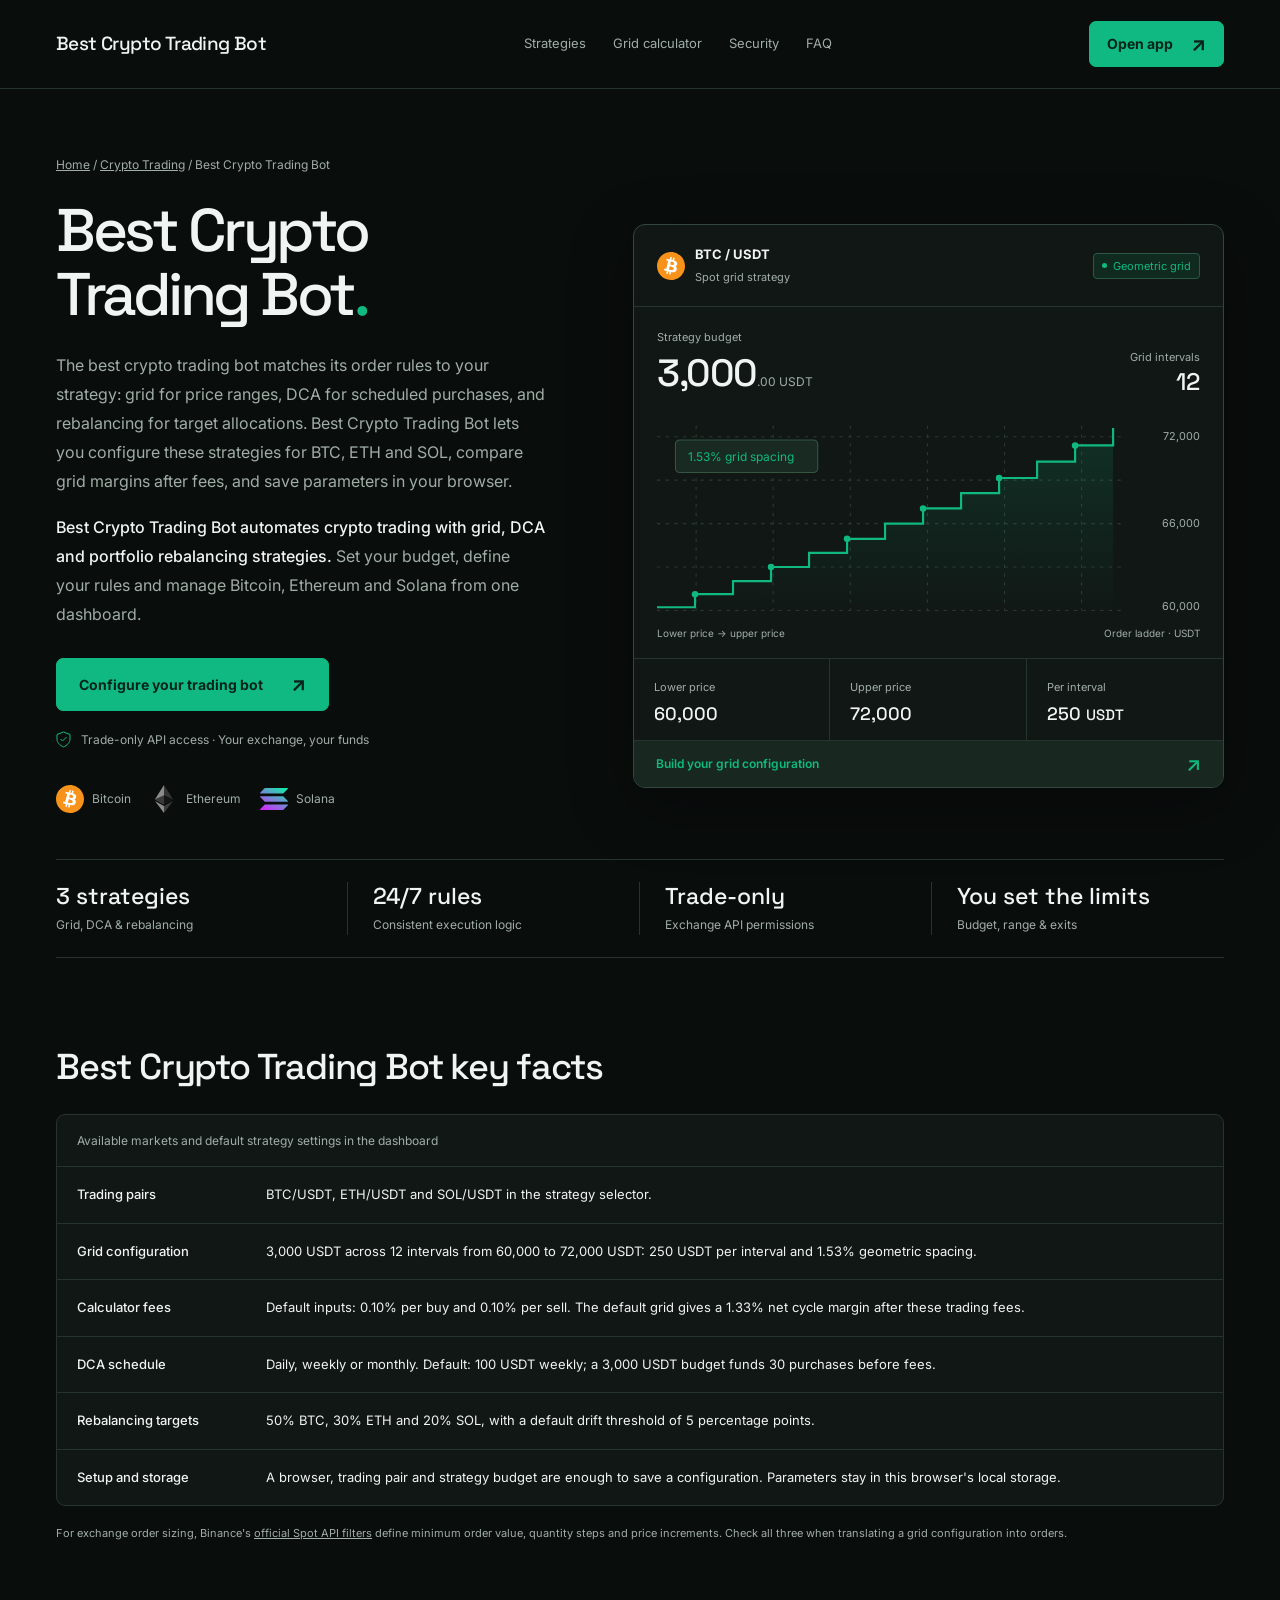
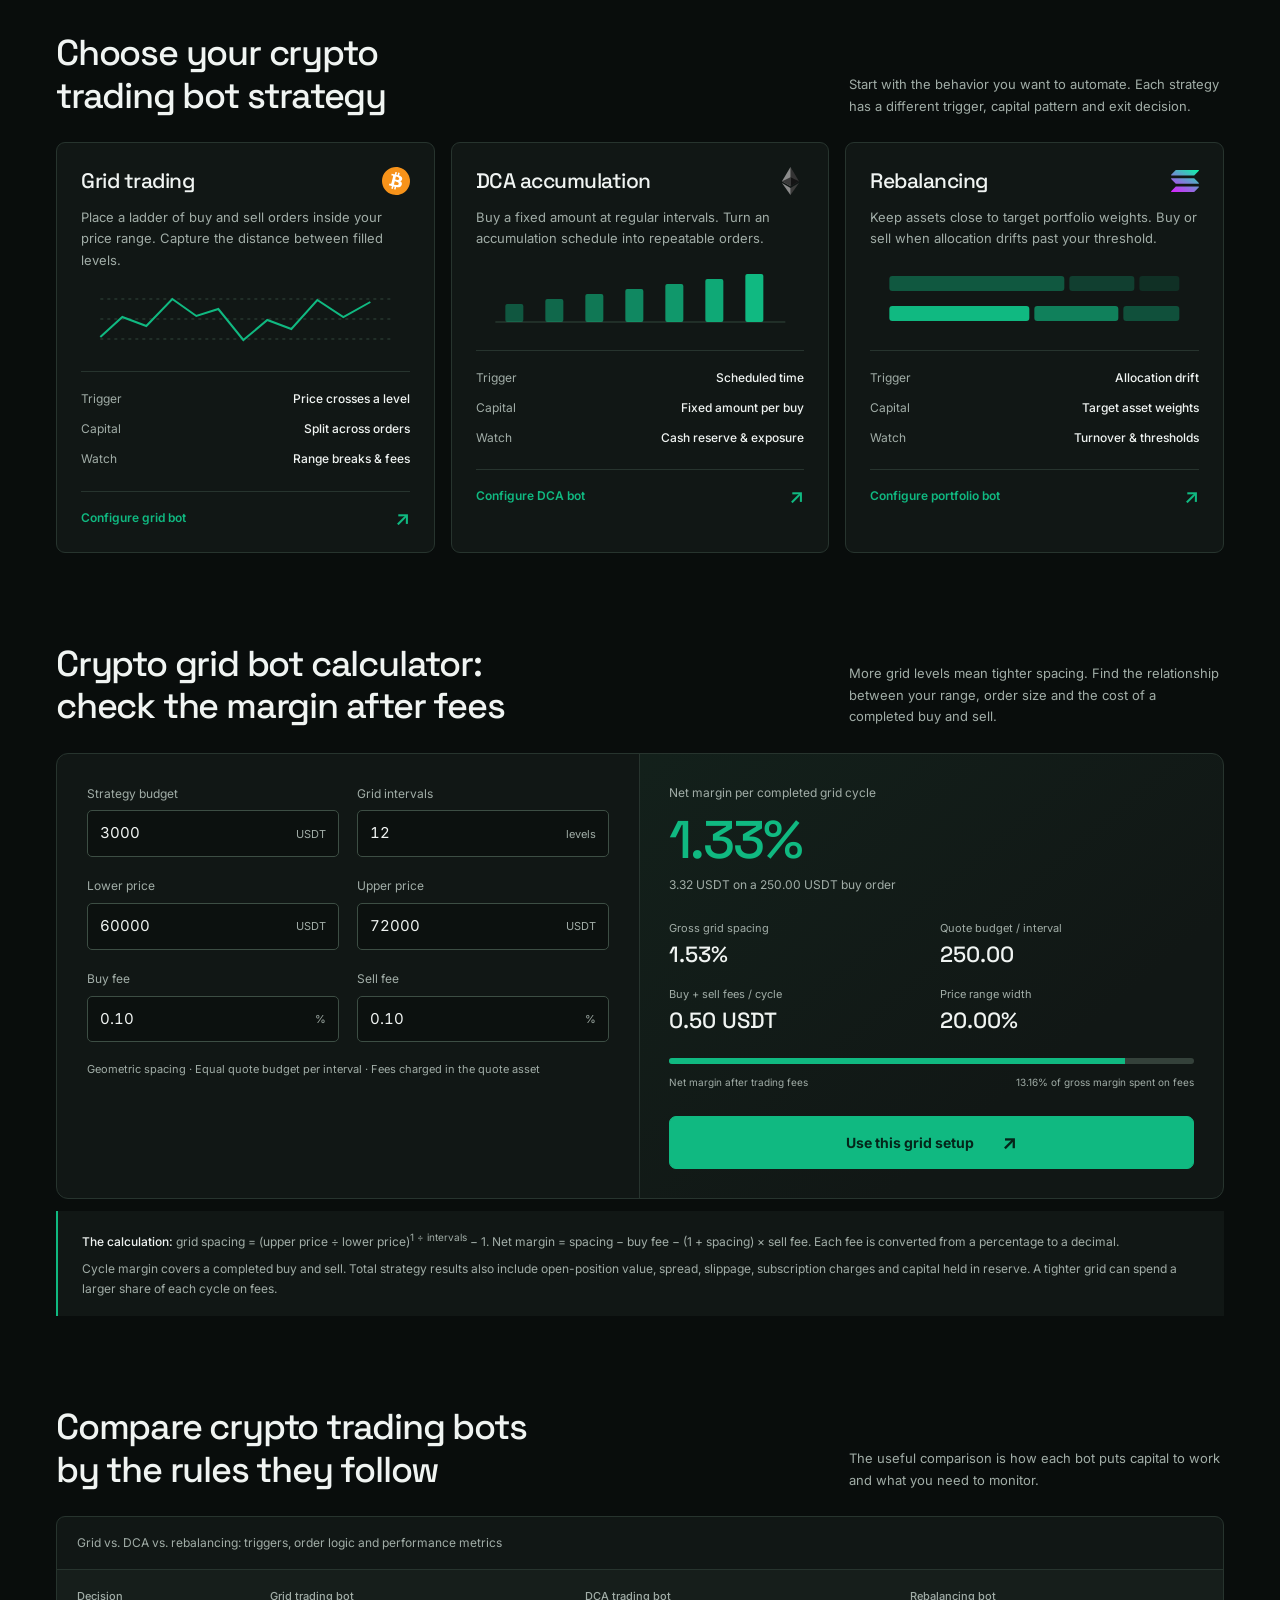
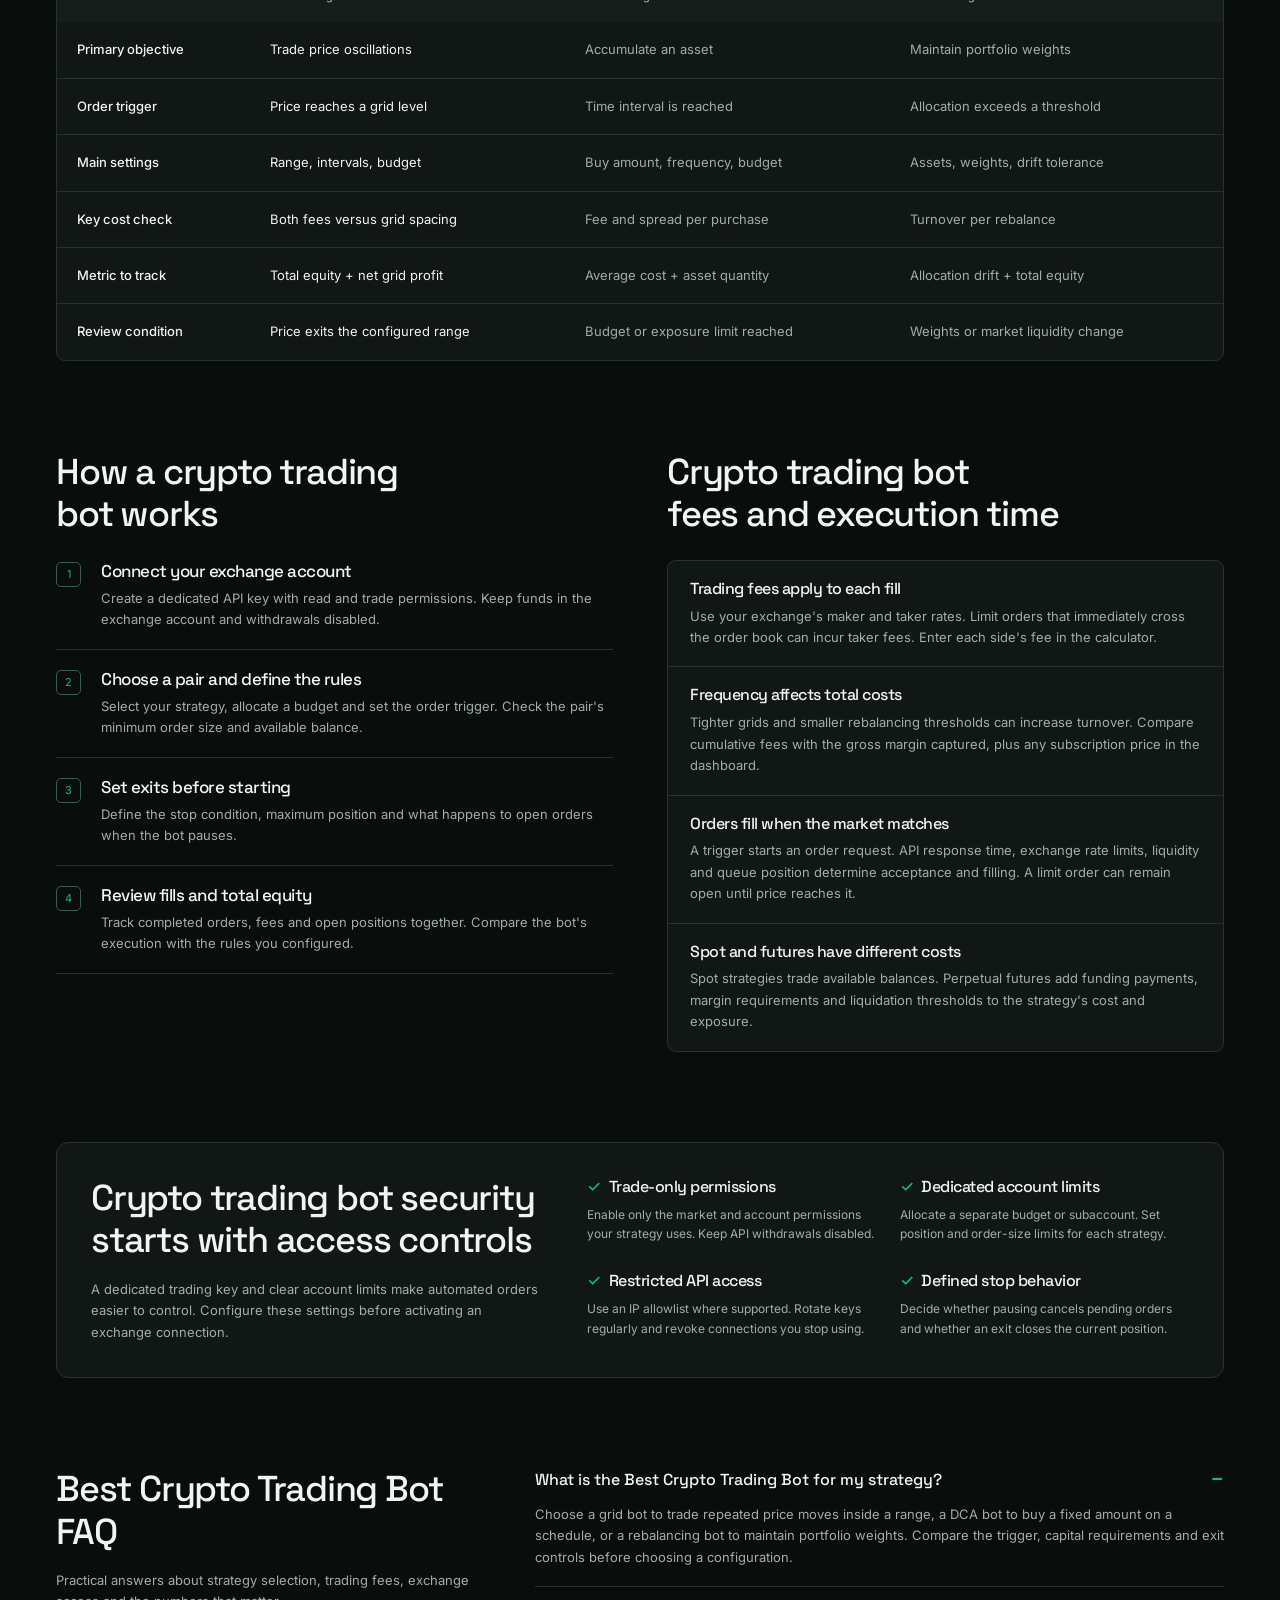
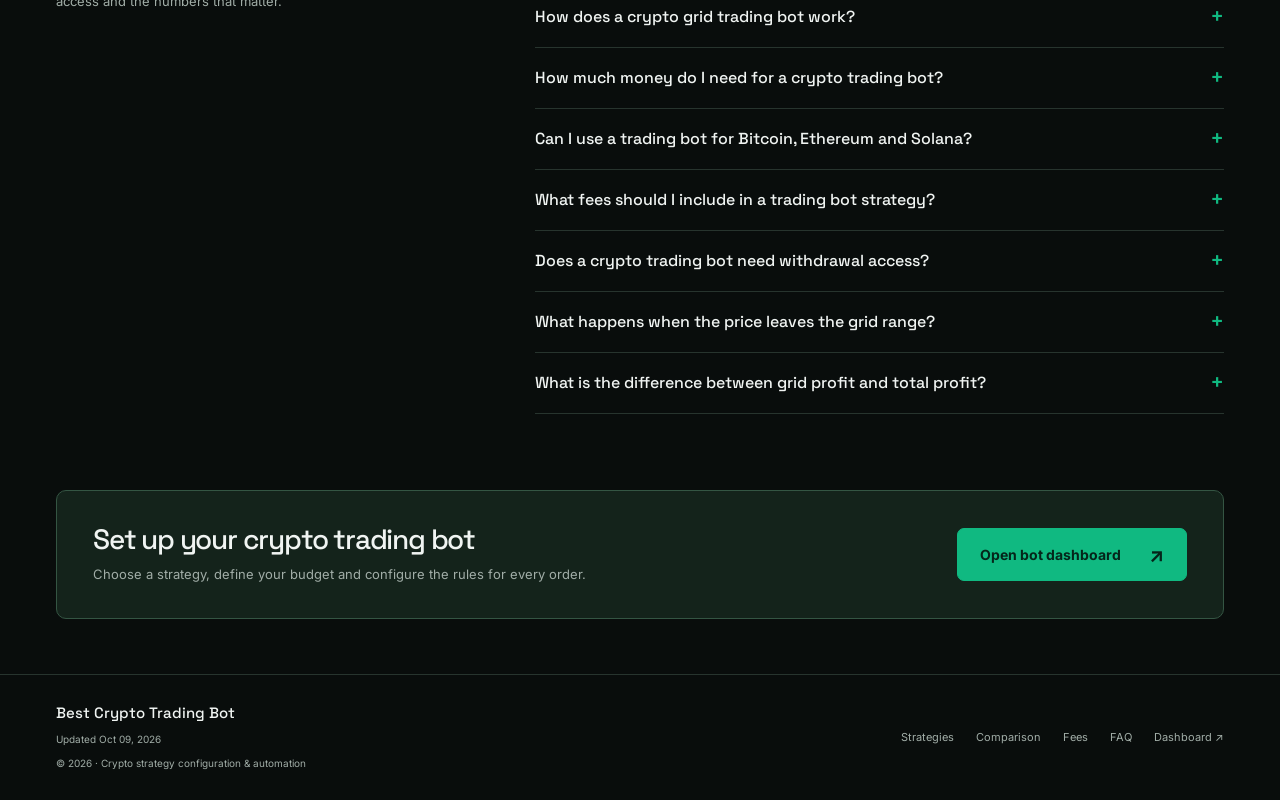
<file: index.html>
<!doctype html>
<html lang="en">
<head>
<meta charset="utf-8">
<meta name="viewport" content="width=device-width, initial-scale=1">
<title>Best Crypto Trading Bot | Grid, DCA &amp; Fee Calculator</title>
<meta name="description" content="Best Crypto Trading Bot for Bitcoin, Ethereum and Solana. Compare grid, DCA and rebalancing strategies, calculate trading fees and configure your bot.">
<meta name="robots" content="index,follow,max-image-preview:large">
<link rel="canonical" href="https://best-crypto-trading-bot.github.io/">
<meta property="og:type" content="website">
<meta property="og:site_name" content="Best Crypto Trading Bot">
<meta property="og:title" content="Best Crypto Trading Bot | Grid, DCA &amp; Fee Calculator">
<meta property="og:description" content="Best Crypto Trading Bot for Bitcoin, Ethereum and Solana. Compare grid, DCA and rebalancing strategies, calculate trading fees and configure your bot.">
<meta property="og:url" content="https://best-crypto-trading-bot.github.io/">
<meta property="og:image" content="https://best-crypto-trading-bot.github.io/og.png">
<meta property="og:image:width" content="1200">
<meta property="og:image:height" content="630">
<meta property="og:image:alt" content="Best Crypto Trading Bot dashboard with a Bitcoin grid order ladder and strategy metrics">
<meta property="og:locale" content="en_US">
<meta name="twitter:card" content="summary_large_image">
<meta name="twitter:title" content="Best Crypto Trading Bot | Grid, DCA &amp; Fee Calculator">
<meta name="twitter:description" content="Best Crypto Trading Bot for Bitcoin, Ethereum and Solana. Compare grid, DCA and rebalancing strategies, calculate trading fees and configure your bot.">
<meta name="twitter:image" content="https://best-crypto-trading-bot.github.io/og.png">
<meta name="theme-color" content="#090D0C">
<meta name="twitter:url" content="https://best-crypto-trading-bot.github.io/">
<meta name="twitter:image:alt" content="Best Crypto Trading Bot strategy dashboard">
<link rel="icon" href="favicon.svg" type="image/svg+xml">
<link rel="apple-touch-icon" href="apple-touch-icon.png">
<link rel="preconnect" href="https://fonts.googleapis.com">
<link rel="preconnect" href="https://fonts.gstatic.com" crossorigin>
<link rel="stylesheet" href="https://fonts.googleapis.com/css2?family=Inter:wght@400;500;600;700&family=Space+Grotesk:wght@500;700&display=swap">
<link rel="stylesheet" href="assets/site.css">
<script type="application/ld+json">{"@context": "https://schema.org", "@graph": [{"@type": "WebSite", "@id": "https://best-crypto-trading-bot.github.io/#website", "url": "https://best-crypto-trading-bot.github.io/", "name": "Best Crypto Trading Bot", "inLanguage": "en"}, {"@type": "WebPage", "@id": "https://best-crypto-trading-bot.github.io/#webpage", "url": "https://best-crypto-trading-bot.github.io/", "name": "Best Crypto Trading Bot", "description": "Best Crypto Trading Bot for Bitcoin, Ethereum and Solana. Compare grid, DCA and rebalancing strategies, calculate trading fees and configure your bot.", "isPartOf": {"@id": "https://best-crypto-trading-bot.github.io/#website"}, "about": {"@id": "https://best-crypto-trading-bot.github.io/#application"}, "breadcrumb": {"@id": "https://best-crypto-trading-bot.github.io/#breadcrumb"}, "mainEntity": {"@id": "https://best-crypto-trading-bot.github.io/#application"}, "primaryImageOfPage": {"@type": "ImageObject", "url": "https://best-crypto-trading-bot.github.io/og.png", "width": 1200, "height": 630}, "inLanguage": "en", "datePublished": "2026-10-09", "dateModified": "2026-10-09"}, {"@type": "SoftwareApplication", "@id": "https://best-crypto-trading-bot.github.io/#application", "name": "Best Crypto Trading Bot", "url": "https://best-crypto-trading-bot.github.io/dashboard/", "applicationCategory": "FinanceApplication", "operatingSystem": "Web", "description": "Configure crypto grid, DCA and portfolio rebalancing strategies. Compare order spacing, capital per order and trading fees.", "featureList": ["Grid strategy configuration", "DCA strategy configuration", "Portfolio rebalancing comparison", "Grid spacing and trading fee calculator"], "image": "https://best-crypto-trading-bot.github.io/og.png"}, {"@type": "BreadcrumbList", "@id": "https://best-crypto-trading-bot.github.io/#breadcrumb", "itemListElement": [{"@type": "ListItem", "position": 1, "name": "Home", "item": "https://best-crypto-trading-bot.github.io/"}, {"@type": "ListItem", "position": 2, "name": "Crypto Trading", "item": "https://best-crypto-trading-bot.github.io/dashboard/"}, {"@type": "ListItem", "position": 3, "name": "Best Crypto Trading Bot", "item": "https://best-crypto-trading-bot.github.io/"}]}, {"@type": "FAQPage", "@id": "https://best-crypto-trading-bot.github.io/#faq", "isPartOf": {"@id": "https://best-crypto-trading-bot.github.io/#webpage"}, "mainEntity": [{"@type": "Question", "name": "What is the Best Crypto Trading Bot for my strategy?", "acceptedAnswer": {"@type": "Answer", "text": "Choose a grid bot to trade repeated price moves inside a range, a DCA bot to buy a fixed amount on a schedule, or a rebalancing bot to maintain portfolio weights. Compare the trigger, capital requirements and exit controls before choosing a configuration."}}, {"@type": "Question", "name": "How does a crypto grid trading bot work?", "acceptedAnswer": {"@type": "Answer", "text": "A grid bot splits a price range into levels. It places buy orders at lower levels and sell orders at higher levels, then replaces filled orders according to the grid rules. A geometric grid uses the same percentage distance between adjacent levels. Trading fees reduce the margin on each completed pair of orders."}}, {"@type": "Question", "name": "How much money do I need for a crypto trading bot?", "acceptedAnswer": {"@type": "Answer", "text": "The minimum budget depends on the exchange minimum order size and the number of funded orders. At $10 per order, 12 equally funded orders need at least $120 before fees and reserves. Check minimum quantity, price precision and the required base and quote balances for your selected pair."}}, {"@type": "Question", "name": "Can I use a trading bot for Bitcoin, Ethereum and Solana?", "acceptedAnswer": {"@type": "Answer", "text": "Use BTC, ETH or SOL trading pairs available on your connected exchange. Select a quote asset such as USDT or USDC, then set a separate budget and rules for each pair. Liquidity, order minimums and fee tiers differ by market."}}, {"@type": "Question", "name": "What fees should I include in a trading bot strategy?", "acceptedAnswer": {"@type": "Answer", "text": "Include the maker or taker fee on both the buy and sell, the bid-ask spread, slippage and any bot subscription charge. A 0.10% buy fee and a 0.10% sell fee cost about 0.20% across a round trip relative to the initial order value. Funding payments also apply to perpetual futures positions."}}, {"@type": "Question", "name": "Does a crypto trading bot need withdrawal access?", "acceptedAnswer": {"@type": "Answer", "text": "Use an exchange API key with read and trade permissions, and keep withdrawals disabled. Restrict the key to the required account, apply an IP allowlist when supported, and revoke unused keys from the exchange settings."}}, {"@type": "Question", "name": "What happens when the price leaves the grid range?", "acceptedAnswer": {"@type": "Answer", "text": "A fixed grid has no additional levels outside its boundaries. Below the lower limit, the position becomes more concentrated in the base asset; above the upper limit, it becomes more concentrated in the quote asset. Set a stop condition and review whether to pause, close or adjust the range."}}, {"@type": "Question", "name": "What is the difference between grid profit and total profit?", "acceptedAnswer": {"@type": "Answer", "text": "Grid profit measures completed buy and sell cycles after their trading fees. Total profit also includes the changing value of open positions and other costs. Review realized profit, unrealized profit and total equity together when evaluating a bot."}}]}]}</script>
</head>
<body>
<a class="c75a81c" href="#main">Skip to content</a>
<header class="c09c0b2"><div class="c7df9c0">
<span class="c298ac3">Best Crypto Trading Bot</span>
<nav aria-label="Primary"><a href="#strategies">Strategies</a><a href="#calculator">Grid calculator</a><a href="#security">Security</a><a href="#faq">FAQ</a></nav>
<a class="ca0c83a c9da520" href="dashboard/">Open app <span class="c0612c7" aria-hidden="true">↗</span></a>
</div></header>
<main id="main">
<section class="c00a5ae"><div class="c7df9c0">
<nav aria-label="Breadcrumb" class="ce5b0c7" style="margin-bottom:24px"><a href="/">Home</a> <span aria-hidden="true">/</span> <a href="dashboard/">Crypto Trading</a> <span aria-hidden="true">/</span> <span aria-current="page">Best Crypto Trading Bot</span></nav>
<div class="c872905"><div>
<h1>Best Crypto<br> Trading Bot<span>.</span></h1>
<p class="ce888c4" style="margin-bottom:18px">The best crypto trading bot matches its order rules to your strategy: grid for price ranges, DCA for scheduled purchases, and rebalancing for target allocations. Best Crypto Trading Bot lets you configure these strategies for BTC, ETH and SOL, compare grid margins after fees, and save parameters in your browser.</p>
<p class="ce888c4"><strong>Best Crypto Trading Bot automates crypto trading with grid, DCA and portfolio rebalancing strategies.</strong> Set your budget, define your rules and manage Bitcoin, Ethereum and Solana from one dashboard.</p>
<div class="c322928"><a class="ca0c83a" href="dashboard/">Configure your trading bot <span class="c0612c7" aria-hidden="true">↗</span></a></div>
<div class="c3384b2"><svg width="15" height="17" viewBox="0 0 15 17" fill="none" aria-hidden="true"><path d="M7.5 1 14 3.5V8c0 3.6-3 6.4-6.5 8C4 14.4 1 11.6 1 8V3.5Z" stroke="currentColor"/><path d="m4.5 8 2 2 4-4" stroke="currentColor"/></svg>Trade-only API access · Your exchange, your funds</div>
<div class="c65b87c" aria-label="Crypto assets"><span class="cc82736"><img src="assets/tokens/btc.svg" width="28" height="28" alt="Bitcoin">Bitcoin</span><span class="cc82736"><img src="assets/tokens/eth.svg" width="28" height="28" alt="Ethereum">Ethereum</span><span class="cc82736"><img src="assets/tokens/sol.svg" width="28" height="28" alt="Solana">Solana</span></div>
</div>
<a class="cae7839" href="dashboard/" aria-label="Open the Best Crypto Trading Bot grid configuration dashboard">
<div class="cff0df2"><div class="c78e2c7"><img src="assets/tokens/btc.svg" width="28" height="28" alt="Bitcoin"><div><strong>BTC / USDT</strong><small>Spot grid strategy</small></div></div><span class="c36151b">Geometric grid</span></div>
<div class="ca2cac3"><div><div class="cf2e44d">Strategy budget</div><div class="c68e435">3,000<small>.00 USDT</small></div></div><div class="c9bb9d6">Grid intervals<b>12</b></div></div>
<div class="c6b9a2b"><svg width="500" height="186" viewBox="0 0 500 186" role="img" aria-labelledby="ladder-title ladder-desc"><title id="ladder-title">Best Crypto Trading Bot geometric order ladder</title><desc id="ladder-desc">Twelve equal percentage intervals between a lower price of 60,000 and an upper price of 72,000 USDT, with 1.53 percent spacing.</desc><defs><linearGradient id="ladder-fill" x1="0" y1="0" x2="0" y2="1"><stop stop-color="#10B981" stop-opacity=".16"/><stop offset="1" stop-color="#10B981" stop-opacity="0"/></linearGradient></defs><g stroke="#2a3931" stroke-width="1" stroke-dasharray="3 5"><path d="M0 20H430M0 60H430M0 100H430M0 140H430M0 180H430"/><path d="M36 10V180M107 10V180M178 10V180M249 10V180M320 10V180M391 10V180"/></g><path d="M0 177H35V165H70V153H105V140H140V127H175V114H210V100H245V86H280V72H315V58H350V43H385V28H420V12V186H0Z" fill="url(#ladder-fill)"/><path d="M0 177H35V165H70V153H105V140H140V127H175V114H210V100H245V86H280V72H315V58H350V43H385V28H420V12" stroke="#10B981" stroke-width="2" fill="none"/><g fill="#10B981"><circle cx="35" cy="165" r="3"/><circle cx="105" cy="140" r="3"/><circle cx="175" cy="114" r="3"/><circle cx="245" cy="86" r="3"/><circle cx="315" cy="58" r="3"/><circle cx="385" cy="28" r="3"/></g><g fill="#a1ada7" font-family="Inter, sans-serif" font-size="10" text-anchor="end"><text x="500" y="23">72,000</text><text x="500" y="103">66,000</text><text x="500" y="180">60,000</text></g><rect x="17" y="23" width="131" height="30" rx="4" fill="#182a21" stroke="#335742"/><text x="29" y="42" fill="#10B981" font-family="Inter, sans-serif" font-size="11">1.53% grid spacing</text></svg><div class="ce8b589"><span>Lower price → upper price</span><span>Order ladder · USDT</span></div></div>
<div class="cb11e89"><div><span class="cf2e44d">Lower price</span><b>60,000</b></div><div><span class="cf2e44d">Upper price</span><b>72,000</b></div><div><span class="cf2e44d">Per interval</span><b>250 <small>USDT</small></b></div></div>
<div class="c7b31fc">Build your grid configuration <span class="c0612c7" aria-hidden="true">↗</span></div>
</a></div>
<ul class="c16342b"><li><b>3 strategies</b>Grid, DCA &amp; rebalancing</li><li><b>24/7 rules</b>Consistent execution logic</li><li><b>Trade-only</b>Exchange API permissions</li><li><b>You set the limits</b>Budget, range &amp; exits</li></ul>
</div></section>
<section class="c23045d" id="key-facts" aria-labelledby="key-facts-title"><div class="c7df9c0">
<div class="c4bc8ab"><h2 id="key-facts-title">Best Crypto Trading Bot key facts</h2></div>
<div class="c769b8d"><table style="min-width:0">
<caption>Available markets and default strategy settings in the dashboard</caption>
<tbody>
<tr><th scope="row" style="white-space:normal">Trading pairs</th><td>BTC/USDT, ETH/USDT and SOL/USDT in the strategy selector.</td></tr>
<tr><th scope="row" style="white-space:normal">Grid configuration</th><td>3,000 USDT across 12 intervals from 60,000 to 72,000 USDT: 250 USDT per interval and 1.53% geometric spacing.</td></tr>
<tr><th scope="row" style="white-space:normal">Calculator fees</th><td>Default inputs: 0.10% per buy and 0.10% per sell. The default grid gives a 1.33% net cycle margin after these trading fees.</td></tr>
<tr><th scope="row" style="white-space:normal">DCA schedule</th><td>Daily, weekly or monthly. Default: 100 USDT weekly; a 3,000 USDT budget funds 30 purchases before fees.</td></tr>
<tr><th scope="row" style="white-space:normal">Rebalancing targets</th><td>50% BTC, 30% ETH and 20% SOL, with a default drift threshold of 5 percentage points.</td></tr>
<tr><th scope="row" style="white-space:normal">Setup and storage</th><td>A browser, trading pair and strategy budget are enough to save a configuration. Parameters stay in this browser's local storage.</td></tr>
</tbody></table></div>
<p class="caab7fe">For exchange order sizing, Binance's <a href="https://developers.binance.com/en/docs/products/spot/filters" rel="nofollow noopener" target="_blank">official Spot API filters</a> define minimum order value, quantity steps and price increments. Check all three when translating a grid configuration into orders.</p>
</div></section>
<section class="c23045d" id="strategies"><div class="c7df9c0">
<div class="c4bc8ab"><h2>Choose your crypto<br>trading bot strategy</h2><p>Start with the behavior you want to automate. Each strategy has a different trigger, capital pattern and exit decision.</p></div>
<div class="ca58616">
<article class="c327d20"><div class="cec4bb1"><h3>Grid trading</h3><img src="assets/tokens/btc.svg" width="28" height="28" alt="Bitcoin" loading="lazy"></div><p>Place a ladder of buy and sell orders inside your price range. Capture the distance between filled levels.</p><div class="c8459f0" aria-hidden="true"><svg width="290" height="65" viewBox="0 0 290 65"><g stroke="#30463a" stroke-dasharray="3 4"><path d="M0 10H290M0 30H290M0 50H290"/></g><path d="m0 48 22-20 24 9 26-27 24 17 22-7 25 31 24-20 24 9 26-29 26 17 27-15" fill="none" stroke="#10B981" stroke-width="2"/></svg></div><dl><div><dt>Trigger</dt><dd>Price crosses a level</dd></div><div><dt>Capital</dt><dd>Split across orders</dd></div><div><dt>Watch</dt><dd>Range breaks &amp; fees</dd></div></dl><a class="ca113a9" href="dashboard/" data-strategy="grid">Configure grid bot <span class="c0612c7" aria-hidden="true">↗</span></a></article>
<article class="c327d20"><div class="cec4bb1"><h3>DCA accumulation</h3><img src="assets/tokens/eth.svg" width="28" height="28" alt="Ethereum" loading="lazy"></div><p>Buy a fixed amount at regular intervals. Turn an accumulation schedule into repeatable orders.</p><div class="c8459f0" aria-hidden="true"><svg width="290" height="65" viewBox="0 0 290 65"><path d="M0 55H290" stroke="#30463a"/><g fill="#10B981"><rect x="10" y="37" width="18" height="18" rx="2" opacity=".4"/><rect x="50" y="32" width="18" height="23" rx="2" opacity=".5"/><rect x="90" y="27" width="18" height="28" rx="2" opacity=".6"/><rect x="130" y="22" width="18" height="33" rx="2" opacity=".7"/><rect x="170" y="17" width="18" height="38" rx="2" opacity=".8"/><rect x="210" y="12" width="18" height="43" rx="2" opacity=".9"/><rect x="250" y="7" width="18" height="48" rx="2"/></g></svg></div><dl><div><dt>Trigger</dt><dd>Scheduled time</dd></div><div><dt>Capital</dt><dd>Fixed amount per buy</dd></div><div><dt>Watch</dt><dd>Cash reserve &amp; exposure</dd></div></dl><a class="ca113a9" href="dashboard/" data-strategy="dca">Configure DCA bot <span class="c0612c7" aria-hidden="true">↗</span></a></article>
<article class="c327d20"><div class="cec4bb1"><h3>Rebalancing</h3><img src="assets/tokens/sol.svg" width="28" height="28" alt="Solana" loading="lazy"></div><p>Keep assets close to target portfolio weights. Buy or sell when allocation drifts past your threshold.</p><div class="c8459f0" aria-hidden="true"><svg width="290" height="65" viewBox="0 0 290 65"><rect x="0" y="9" width="175" height="15" rx="3" fill="#10B981" opacity=".4"/><rect x="180" y="9" width="65" height="15" rx="3" fill="#10B981" opacity=".25"/><rect x="250" y="9" width="40" height="15" rx="3" fill="#10B981" opacity=".15"/><rect x="0" y="39" width="140" height="15" rx="3" fill="#10B981"/><rect x="145" y="39" width="84" height="15" rx="3" fill="#10B981" opacity=".65"/><rect x="234" y="39" width="56" height="15" rx="3" fill="#10B981" opacity=".35"/></svg></div><dl><div><dt>Trigger</dt><dd>Allocation drift</dd></div><div><dt>Capital</dt><dd>Target asset weights</dd></div><div><dt>Watch</dt><dd>Turnover &amp; thresholds</dd></div></dl><a class="ca113a9" href="dashboard/" data-strategy="rebalance">Configure portfolio bot <span class="c0612c7" aria-hidden="true">↗</span></a></article>
</div></div></section>
<section class="c23045d" id="calculator"><div class="c7df9c0">
<div class="c4bc8ab"><h2>Crypto grid bot calculator:<br>check the margin after fees</h2><p>More grid levels mean tighter spacing. Find the relationship between your range, order size and the cost of a completed buy and sell.</p></div>
<div class="c40ac43"><form class="c5cd3c1" id="grid-form" novalidate><div class="c0cedc1">
<div><label class="ccb0a74" for="budget">Strategy budget</label><div class="cb25b13"><input id="budget" name="budget" type="number" min="1" max="100000000" step="1" value="3000" required><span>USDT</span></div></div>
<div><label class="ccb0a74" for="levels">Grid intervals</label><div class="cb25b13"><input id="levels" name="levels" type="number" min="2" max="200" step="1" value="12" required><span>levels</span></div></div>
<div><label class="ccb0a74" for="lower">Lower price</label><div class="cb25b13"><input id="lower" name="lower" type="number" min="0.000001" max="1000000000" step="any" value="60000" required><span>USDT</span></div></div>
<div><label class="ccb0a74" for="upper">Upper price</label><div class="cb25b13"><input id="upper" name="upper" type="number" min="0.000001" max="1000000000" step="any" value="72000" required><span>USDT</span></div></div>
<div><label class="ccb0a74" for="buy-fee">Buy fee</label><div class="cb25b13"><input id="buy-fee" name="buyFee" type="number" min="0" max="5" step="0.01" value="0.10" required><span>%</span></div></div>
<div><label class="ccb0a74" for="sell-fee">Sell fee</label><div class="cb25b13"><input id="sell-fee" name="sellFee" type="number" min="0" max="5" step="0.01" value="0.10" required><span>%</span></div></div>
</div><p class="caab7fe">Geometric spacing · Equal quote budget per interval · Fees charged in the quote asset</p><p class="ccafceb" id="calc-error" role="alert"></p></form>
<div class="ceb8ac6" aria-live="polite" aria-atomic="true"><p class="ce5b0c7">Net margin per completed grid cycle</p><div class="c08e291" id="net-percent">1.33%</div><p class="ca79afd" id="net-caption">3.32 USDT on a 250.00 USDT buy order</p><dl class="c264348"><div><dt>Gross grid spacing</dt><dd id="spacing">1.53%</dd></div><div><dt>Quote budget / interval</dt><dd id="per-order">250.00</dd></div><div><dt>Buy + sell fees / cycle</dt><dd id="cycle-fee">0.50 USDT</dd></div><div><dt>Price range width</dt><dd id="range-width">20.00%</dd></div></dl><div class="cc07c89" aria-hidden="true"><span id="margin-bar"></span></div><div class="c467503"><span>Net margin after trading fees</span><span id="fee-share">13.16% of gross margin spent on fees</span></div><a class="ca0c83a" href="dashboard/" id="use-grid">Use this grid setup <span class="c0612c7" aria-hidden="true">↗</span></a></div></div>
<div class="c7ee3b1"><p><strong>The calculation:</strong> grid spacing = (upper price ÷ lower price)<sup>1 ÷ intervals</sup> − 1. Net margin = spacing − buy fee − (1 + spacing) × sell fee. Each fee is converted from a percentage to a decimal.</p><p>Cycle margin covers a completed buy and sell. Total strategy results also include open-position value, spread, slippage, subscription charges and capital held in reserve. A tighter grid can spend a larger share of each cycle on fees.</p></div>
</div></section>
<section class="c23045d" id="compare"><div class="c7df9c0"><div class="c4bc8ab"><h2>Compare crypto trading bots<br>by the rules they follow</h2><p>The useful comparison is how each bot puts capital to work and what you need to monitor.</p></div>
<div class="c769b8d" tabindex="0" role="region" aria-label="Trading bot strategy comparison"><table><caption>Grid vs. DCA vs. rebalancing: triggers, order logic and performance metrics</caption><thead><tr><th scope="col">Decision</th><th scope="col">Grid trading bot</th><th scope="col">DCA trading bot</th><th scope="col">Rebalancing bot</th></tr></thead><tbody>
<tr><th scope="row">Primary objective</th><td>Trade price oscillations</td><td>Accumulate an asset</td><td>Maintain portfolio weights</td></tr>
<tr><th scope="row">Order trigger</th><td>Price reaches a grid level</td><td>Time interval is reached</td><td>Allocation exceeds a threshold</td></tr>
<tr><th scope="row">Main settings</th><td>Range, intervals, budget</td><td>Buy amount, frequency, budget</td><td>Assets, weights, drift tolerance</td></tr>
<tr><th scope="row">Key cost check</th><td>Both fees versus grid spacing</td><td>Fee and spread per purchase</td><td>Turnover per rebalance</td></tr>
<tr><th scope="row">Metric to track</th><td>Total equity + net grid profit</td><td>Average cost + asset quantity</td><td>Allocation drift + total equity</td></tr>
<tr><th scope="row">Review condition</th><td>Price exits the configured range</td><td>Budget or exposure limit reached</td><td>Weights or market liquidity change</td></tr>
</tbody></table></div></div></section>
<section class="c23045d"><div class="c7df9c0 ce79c44"><div id="how"><h2>How a crypto trading<br>bot works</h2><ol class="c269f01">
<li><span class="c38549d" aria-hidden="true">1</span><div><h3>Connect your exchange account</h3><p>Create a dedicated API key with read and trade permissions. Keep funds in the exchange account and withdrawals disabled.</p></div></li>
<li><span class="c38549d" aria-hidden="true">2</span><div><h3>Choose a pair and define the rules</h3><p>Select your strategy, allocate a budget and set the order trigger. Check the pair's minimum order size and available balance.</p></div></li>
<li><span class="c38549d" aria-hidden="true">3</span><div><h3>Set exits before starting</h3><p>Define the stop condition, maximum position and what happens to open orders when the bot pauses.</p></div></li>
<li><span class="c38549d" aria-hidden="true">4</span><div><h3>Review fills and total equity</h3><p>Track completed orders, fees and open positions together. Compare the bot's execution with the rules you configured.</p></div></li>
</ol></div><div id="fees"><h2>Crypto trading bot<br>fees and execution time</h2><div class="ca72adf">
<div class="cf8de88"><h3>Trading fees apply to each fill</h3><p>Use your exchange's maker and taker rates. Limit orders that immediately cross the order book can incur taker fees. Enter each side's fee in the calculator.</p></div>
<div class="cf8de88"><h3>Frequency affects total costs</h3><p>Tighter grids and smaller rebalancing thresholds can increase turnover. Compare cumulative fees with the gross margin captured, plus any subscription price in the dashboard.</p></div>
<div class="cf8de88"><h3>Orders fill when the market matches</h3><p>A trigger starts an order request. API response time, exchange rate limits, liquidity and queue position determine acceptance and filling. A limit order can remain open until price reaches it.</p></div>
<div class="cf8de88"><h3>Spot and futures have different costs</h3><p>Spot strategies trade available balances. Perpetual futures add funding payments, margin requirements and liquidation thresholds to the strategy's cost and exposure.</p></div>
</div></div></div></section>
<section class="c23045d" id="security"><div class="c7df9c0"><div class="c8e3b5d"><div><h2>Crypto trading bot security starts with access controls</h2><p>A dedicated trading key and clear account limits make automated orders easier to control. Configure these settings before activating an exchange connection.</p></div><ul class="c035ab1">
<li><h3>Trade-only permissions</h3>Enable only the market and account permissions your strategy uses. Keep API withdrawals disabled.</li><li><h3>Dedicated account limits</h3>Allocate a separate budget or subaccount. Set position and order-size limits for each strategy.</li><li><h3>Restricted API access</h3>Use an IP allowlist where supported. Rotate keys regularly and revoke connections you stop using.</li><li><h3>Defined stop behavior</h3>Decide whether pausing cancels pending orders and whether an exit closes the current position.</li>
</ul></div></div></section>
<section class="c23045d" id="faq"><div class="c7df9c0 c654524"><div class="ce6242f"><h2>Best Crypto Trading Bot FAQ</h2><p>Practical answers about strategy selection, trading fees, exchange access and the numbers that matter.</p></div><div class="c300396">
<details open><summary>What is the Best Crypto Trading Bot for my strategy?</summary><p>Choose a grid bot to trade repeated price moves inside a range, a DCA bot to buy a fixed amount on a schedule, or a rebalancing bot to maintain portfolio weights. Compare the trigger, capital requirements and exit controls before choosing a configuration.</p></details>
<details><summary>How does a crypto grid trading bot work?</summary><p>A grid bot splits a price range into levels. It places buy orders at lower levels and sell orders at higher levels, then replaces filled orders according to the grid rules. A geometric grid uses the same percentage distance between adjacent levels. Trading fees reduce the margin on each completed pair of orders.</p></details>
<details><summary>How much money do I need for a crypto trading bot?</summary><p>The minimum budget depends on the exchange minimum order size and the number of funded orders. At $10 per order, 12 equally funded orders need at least $120 before fees and reserves. Check minimum quantity, price precision and the required base and quote balances for your selected pair.</p></details>
<details><summary>Can I use a trading bot for Bitcoin, Ethereum and Solana?</summary><p>Use BTC, ETH or SOL trading pairs available on your connected exchange. Select a quote asset such as USDT or USDC, then set a separate budget and rules for each pair. Liquidity, order minimums and fee tiers differ by market.</p></details>
<details><summary>What fees should I include in a trading bot strategy?</summary><p>Include the maker or taker fee on both the buy and sell, the bid-ask spread, slippage and any bot subscription charge. A 0.10% buy fee and a 0.10% sell fee cost about 0.20% across a round trip relative to the initial order value. Funding payments also apply to perpetual futures positions.</p></details>
<details><summary>Does a crypto trading bot need withdrawal access?</summary><p>Use an exchange API key with read and trade permissions, and keep withdrawals disabled. Restrict the key to the required account, apply an IP allowlist when supported, and revoke unused keys from the exchange settings.</p></details>
<details><summary>What happens when the price leaves the grid range?</summary><p>A fixed grid has no additional levels outside its boundaries. Below the lower limit, the position becomes more concentrated in the base asset; above the upper limit, it becomes more concentrated in the quote asset. Set a stop condition and review whether to pause, close or adjust the range.</p></details>
<details><summary>What is the difference between grid profit and total profit?</summary><p>Grid profit measures completed buy and sell cycles after their trading fees. Total profit also includes the changing value of open positions and other costs. Review realized profit, unrealized profit and total equity together when evaluating a bot.</p></details>
</div></div></section>
<div class="c7df9c0"><section class="caabefe"><div><h2>Set up your crypto trading bot</h2><p>Choose a strategy, define your budget and configure the rules for every order.</p></div><a class="ca0c83a" href="dashboard/">Open bot dashboard <span class="c0612c7" aria-hidden="true">↗</span></a></section></div>
</main>
<footer class="cc9aec3"><div class="c7df9c0"><div class="c681c58"><div><span class="c269f04">Best Crypto Trading Bot</span><p class="ce5b0c7"><time datetime="2026-10-09">Updated Oct 09, 2026</time></p><p>© 2026 · Crypto strategy configuration &amp; automation</p></div><nav aria-label="Footer"><a href="#strategies">Strategies</a><a href="#compare">Comparison</a><a href="#fees">Fees</a><a href="#faq">FAQ</a><a href="dashboard/">Dashboard ↗</a></nav></div></div></footer>
<script src="assets/calculator.js" defer></script>
</body>
</html>
</file>
<file: assets/site.css>
:root{--bg:#090d0c;--surface:#111715;--raised:#161e1b;--text:#f0f4f2;--mute:#a1ada7;--line:#27342e;--accent:#10B981;--accent-ink:#05251a;--display:"Space Grotesk",Inter,sans-serif}
*{box-sizing:border-box;margin:0;padding:0}html{scroll-behavior:smooth;scroll-padding-top:24px}body{background:var(--bg);color:var(--text);font:15px/1.65 Inter,system-ui,sans-serif;-webkit-font-smoothing:antialiased}a{color:inherit}button,input,select{font:inherit}button,a,input,select,summary{-webkit-tap-highlight-color:transparent}button{cursor:pointer}svg{display:block}img{object-fit:contain;flex-shrink:0}.c7df9c0{max-width:1240px;margin:auto;padding:0 36px}.c75a81c{position:absolute;left:-9999px}.c75a81c:focus{left:16px;top:16px;z-index:99;background:var(--surface);padding:8px 12px}a,button{touch-action:manipulation}:focus-visible{outline:2px solid var(--accent);outline-offset:5px}.c09c0b2{border-bottom:1px solid var(--line)}.c09c0b2 .c7df9c0{display:flex;align-items:center;justify-content:space-between;gap:30px;min-height:88px}.c298ac3{font:500 19px/1.25 var(--display);letter-spacing:-.6px}.c09c0b2 nav{display:flex;gap:27px;font-size:13px}.c09c0b2 nav a,.cc9aec3 a{text-decoration:none;color:var(--mute)}.c09c0b2 nav a:hover,.cc9aec3 a:hover{color:var(--text)}.ca0c83a{display:inline-flex;align-items:center;justify-content:center;gap:28px;border:1px solid var(--accent);border-radius:7px;padding:14px 22px;background:var(--accent);color:var(--accent-ink);text-decoration:none;font-weight:700;font-size:14px;transition:background .2s,transform .2s}.ca0c83a:hover{background:#30ca98;transform:translateY(-2px)}.ca0c83a.c9da520{padding:10px 17px;gap:18px}.ca0c83a.c114604{background:transparent;color:var(--text);border-color:#405149}.c0612c7{font-size:20px;line-height:1}.c00a5ae{padding:66px 0 46px}.c872905{display:grid;grid-template-columns:1fr 1.13fr;gap:54px;align-items:center}.c00a5ae h1{font:500 clamp(45px,4.7vw,65px)/1.06 var(--display);letter-spacing:-3.5px;max-width:530px;margin-bottom:25px}.c00a5ae h1 span{color:var(--accent)}.ce888c4{font-size:16px;color:var(--mute);line-height:1.8;max-width:490px}.ce888c4 strong{font-weight:500;color:var(--text)}.c322928{display:flex;gap:17px;align-items:center;flex-wrap:wrap;margin:29px 0 19px}.c3384b2{font-size:12px;color:var(--mute);display:flex;gap:10px;align-items:center}.c3384b2 svg{color:var(--accent)}.c65b87c{display:flex;align-items:center;gap:19px;margin-top:36px}.cc82736{display:flex;align-items:center;gap:8px;font-size:12px;color:var(--mute)}.cae7839{display:block;text-decoration:none;background:var(--surface);border:1px solid #34473e;border-radius:12px;box-shadow:0 18px 65px #0005;overflow:hidden;transition:border-color .2s}.cae7839:hover{border-color:var(--accent)}.cff0df2{padding:19px 23px;display:flex;align-items:center;justify-content:space-between;border-bottom:1px solid var(--line);font-size:13px}.c78e2c7{display:flex;align-items:center;gap:10px}.c78e2c7 strong{display:block;font-size:13px}.c78e2c7 small{font-size:11px;color:var(--mute)}.c36151b{display:inline-flex;align-items:center;gap:6px;border:1px solid #2b5947;background:#102a20;color:var(--accent);border-radius:4px;padding:3px 8px;font-size:11px}.c36151b::before{content:"";width:5px;height:5px;border-radius:50%;background:var(--accent)}.ca2cac3{padding:21px 23px 0;display:flex;align-items:end;justify-content:space-between}.cf2e44d{font-size:11px;color:var(--mute)}.c68e435{font:500 38px/1.2 var(--display);letter-spacing:-1.5px;margin-top:5px}.c68e435 small{font:12px Inter;letter-spacing:0;color:var(--mute)}.c9bb9d6{text-align:right;font-size:11px;color:var(--mute)}.c9bb9d6 b{display:block;color:var(--text);font:500 24px var(--display)}.c6b9a2b{margin:18px 23px 0}.c6b9a2b svg{width:100%;height:auto}.ce8b589{display:flex;justify-content:space-between;color:var(--mute);font-size:10px;padding:8px 0 17px}.cb11e89{display:grid;grid-template-columns:repeat(3,1fr);border-top:1px solid var(--line)}.cb11e89 div{padding:15px 20px;border-right:1px solid var(--line)}.cb11e89 div:last-child{border:0}.cb11e89 b{display:block;font:500 18px var(--display);margin-top:3px}.c7b31fc{padding:13px 22px;background:#18271f;border-top:1px solid var(--line);display:flex;align-items:center;justify-content:space-between;color:var(--accent);font-size:12px;font-weight:600}.c16342b{display:grid;grid-template-columns:repeat(4,1fr);border-top:1px solid var(--line);border-bottom:1px solid var(--line);margin-top:46px;padding:22px 0;list-style:none}.c16342b li{padding:0 25px;border-right:1px solid var(--line);font-size:12px;color:var(--mute)}.c16342b li:first-child{padding-left:0}.c16342b li:last-child{border:0}.c16342b b{display:block;font:500 23px/1.3 var(--display);color:var(--text);margin-bottom:3px}.c23045d{padding:42px 0 48px}.c4bc8ab{display:flex;align-items:flex-end;justify-content:space-between;gap:28px;margin-bottom:25px}h2{font:500 clamp(26px,3vw,36px)/1.18 var(--display);letter-spacing:-1.2px}h3{font:500 21px/1.3 var(--display);letter-spacing:-.5px}.c4bc8ab>p{max-width:375px;color:var(--mute);font-size:13px}.c3b96a0{color:var(--mute)}.ca58616{display:grid;grid-template-columns:repeat(3,1fr);gap:16px}.c327d20{background:var(--surface);border:1px solid var(--line);border-radius:9px;padding:24px}.cec4bb1{display:flex;justify-content:space-between;gap:12px;align-items:center}.cec4bb1 .tokens{display:flex;gap:6px}.c327d20 p{font-size:13px;color:var(--mute);margin-top:12px}.c8459f0{height:72px;display:flex;align-items:center;margin:14px 0}.c8459f0 svg{width:100%;height:65px}.c327d20 dl{font-size:12px;border-top:1px solid var(--line);padding-top:12px}.c327d20 dl>div{display:flex;justify-content:space-between;gap:14px;padding:5px 0}.c327d20 dt{color:var(--mute)}.c327d20 dd{font-weight:500;text-align:right}.ca113a9{display:flex;justify-content:space-between;align-items:center;text-decoration:none;border-top:1px solid var(--line);margin-top:17px;padding-top:16px;color:var(--accent);font-size:12px;font-weight:600}.c40ac43{border:1px solid var(--line);background:var(--surface);border-radius:12px;display:grid;grid-template-columns:1fr 1fr;overflow:hidden}.c5cd3c1{padding:30px;border-right:1px solid var(--line)}.c0cedc1{display:grid;grid-template-columns:1fr 1fr;gap:19px 18px}.ccb0a74{display:block;font-size:12px;color:var(--mute)}.cb25b13{display:flex;align-items:center;border:1px solid #3d4e44;background:#0c110f;border-radius:5px;margin-top:7px;overflow:hidden}.cb25b13:focus-within{border-color:var(--accent)}.cb25b13 input{width:100%;min-width:0;background:transparent;border:0;color:var(--text);padding:10px 12px;outline-offset:-3px;font-variant-numeric:tabular-nums}.cb25b13 span{padding-right:12px;font-size:11px;color:var(--mute)}.caab7fe{font-size:11px;color:var(--mute);margin-top:18px}.ceb8ac6{padding:29px;background:linear-gradient(140deg,#17332755,transparent 70%)}.ce5b0c7{font-size:12px;color:var(--mute)}.c08e291{font:500 53px/1.2 var(--display);letter-spacing:-2px;color:var(--accent);margin:6px 0 3px}.ca79afd{font-size:12px;color:var(--mute);min-height:20px}.c264348{display:grid;grid-template-columns:1fr 1fr;margin:24px 0;gap:17px}.c264348 dt{font-size:11px;color:var(--mute)}.c264348 dd{font:500 22px var(--display);margin-top:3px}.cc07c89{display:flex;height:6px;background:#34413a;overflow:hidden;border-radius:3px;margin:10px 0}.cc07c89 span{background:var(--accent);width:86.83%}.c467503{display:flex;justify-content:space-between;font-size:10px;color:var(--mute);gap:10px}.ceb8ac6 .ca0c83a{margin-top:25px;width:100%}.c7ee3b1{padding:18px 24px;margin-top:12px;border-left:2px solid var(--accent);background:#111715;font-size:12px;color:var(--mute)}.c7ee3b1 strong{color:var(--text);font-weight:500}.c7ee3b1 p+p{margin-top:7px}.ccafceb{min-height:22px;color:var(--text);font-size:12px;margin-top:12px}.ccafceb:empty{display:none}.c769b8d{overflow-x:auto;border:1px solid var(--line);border-radius:9px;background:var(--surface)}table{width:100%;border-collapse:collapse;min-width:710px;font-size:13px}caption{text-align:left;padding:16px 20px;font-size:12px;color:var(--mute);border-bottom:1px solid var(--line)}th,td{text-align:left;padding:17px 20px;border-bottom:1px solid var(--line);vertical-align:top}thead th{color:var(--mute);font-size:11px;font-weight:500;background:#161e1b}tbody th{font-weight:500;white-space:nowrap}tr:last-child td,tr:last-child th{border-bottom:0}td{color:var(--mute)}td:nth-child(2){color:var(--text)}.ce79c44{display:grid;grid-template-columns:1fr 1fr;gap:54px}.ce79c44 h2{margin-bottom:24px}.c269f01{list-style:none}.c269f01 li{display:grid;grid-template-columns:30px 1fr;gap:15px;padding:18px 0;border-bottom:1px solid var(--line)}.c269f01 li:first-child{padding-top:0}.c38549d{width:25px;height:25px;border:1px solid #3c5d4d;border-radius:5px;display:grid;place-items:center;color:var(--accent);font-size:11px;margin-top:2px}.c269f01 h3{font-size:17px}.c269f01 p{color:var(--mute);font-size:13px;margin-top:6px}.ca72adf{border:1px solid var(--line);border-radius:9px;overflow:hidden;background:var(--surface)}.cf8de88{padding:18px 22px;border-bottom:1px solid var(--line)}.cf8de88:last-child{border:0}.cf8de88 h3{font-size:16px;margin-bottom:6px}.cf8de88 p{font-size:13px;color:var(--mute)}.c8e3b5d{display:grid;grid-template-columns:1.05fr 1.4fr;gap:45px;border:1px solid var(--line);border-radius:12px;background:var(--surface);padding:34px}.c8e3b5d h2{margin-bottom:17px}.c8e3b5d>div>p{font-size:13px;color:var(--mute)}.c035ab1{list-style:none;display:grid;grid-template-columns:1fr 1fr;gap:23px}.c035ab1 li{font-size:12px;color:var(--mute)}.c035ab1 h3{font-size:16px;color:var(--text);margin-bottom:7px}.c035ab1 h3::before{content:"✓";color:var(--accent);margin-right:8px}.c654524{display:grid;grid-template-columns:.75fr 1.25fr;gap:65px}.ce6242f p{font-size:13px;color:var(--mute);margin-top:17px}.c300396 details{border-bottom:1px solid var(--line);padding:18px 0}.c300396 details:first-child{padding-top:0}.c300396 summary{cursor:pointer;font:500 16px/1.5 var(--display);list-style:none;display:flex;justify-content:space-between;gap:20px}.c300396 summary::-webkit-details-marker{display:none}.c300396 summary::after{content:"+";color:var(--accent);font-size:23px;line-height:1}.c300396 details[open] summary::after{content:"−"}.c300396 p{margin-top:12px;color:var(--mute);font-size:13px}.caabefe{margin:28px 0 55px;padding:32px 36px;display:flex;justify-content:space-between;align-items:center;gap:30px;border:1px solid #345543;border-radius:10px;background:#14231b}.caabefe h2{font-size:28px}.caabefe p{color:var(--mute);font-size:13px;margin-top:8px}.caabefe .ca0c83a{flex-shrink:0}.cc9aec3{border-top:1px solid var(--line);padding:28px 0;color:var(--mute);font-size:11px}.cc9aec3 .c681c58{display:flex;justify-content:space-between;align-items:center;gap:24px}.cc9aec3 nav{display:flex;gap:22px}.c269f04{font:500 15px var(--display);color:var(--text)}.cc9aec3 p{margin-top:8px;font-size:10px}.cf3c078{min-height:100svh;display:grid;place-items:center;text-align:center;padding:25px}.cf3c078 b{font:500 130px var(--display);color:var(--accent)}.cf3c078 h1{font:500 35px var(--display)}.cf3c078 p{margin:15px 0 25px;color:var(--mute)}
@media(min-width:1440px){.c00a5ae{padding-top:82px;padding-bottom:50px}}@media(max-width:1050px){.c872905{gap:30px}.c00a5ae h1{font-size:53px}.c09c0b2 nav{gap:18px}.c298ac3{font-size:16px}.c7df9c0{padding:0 27px}.ce79c44{gap:30px}.cb11e89 div{padding:13px}.c8e3b5d{gap:25px}.c327d20{padding:20px}}
@media(max-width:800px){.c09c0b2 nav{display:none}.c00a5ae{padding-top:42px}.c872905{grid-template-columns:1fr;gap:35px}.c00a5ae h1{font-size:60px;max-width:650px}.ce888c4{max-width:600px}.c65b87c{margin-top:23px}.cae7839{max-width:650px;width:100%}.c16342b{margin-top:32px}.c16342b li{padding:0 15px}.c16342b b{font-size:20px}.ca58616{grid-template-columns:1fr}.c327d20{display:grid;grid-template-columns:1fr 1fr;gap:0 24px}.cec4bb1,.c327d20 p{grid-column:1}.c8459f0{grid-column:2;grid-row:1 / 3;margin:0}.c327d20 dl{grid-column:1 / -1;margin-top:15px}.ca113a9{grid-column:1 / -1}.c40ac43{grid-template-columns:1fr}.c5cd3c1{border-right:0;border-bottom:1px solid var(--line)}.c4bc8ab{display:block}.c4bc8ab>p{max-width:600px;margin-top:12px}.ce79c44,.c8e3b5d,.c654524{grid-template-columns:1fr;gap:35px}.c23045d{padding:32px 0}.caabefe{padding:26px;align-items:flex-start;flex-direction:column}.cc9aec3 .c681c58{align-items:flex-start}.cc9aec3 nav{flex-wrap:wrap;gap:10px 18px}}
@media(max-width:480px){.c7df9c0{padding:0 20px}.c09c0b2 .c7df9c0{min-height:75px;gap:15px}.c298ac3{font-size:15px;max-width:150px}.ca0c83a.c9da520{padding:9px 12px;font-size:12px;gap:12px}.c00a5ae h1{font-size:48px;letter-spacing:-2.5px}.c00a5ae{padding-top:33px}.c00a5ae .ce888c4{font-size:14px}.c322928 .ca0c83a{width:100%}.c3384b2{font-size:11px}.c65b87c{gap:17px}.cc82736{font-size:11px}.c16342b{grid-template-columns:1fr 1fr;gap:20px 0;padding:22px 0}.c16342b li{padding:0 15px}.c16342b li:nth-child(3){padding-left:0}.c16342b li:nth-child(2){border:0}.cff0df2,.ca2cac3{padding-left:17px;padding-right:17px}.c6b9a2b{margin-left:17px;margin-right:17px}.c68e435{font-size:34px}.cb11e89 div{padding:12px}.cb11e89 b{font-size:16px}.cf2e44d{font-size:10px}.c7b31fc{padding:12px 17px}.c327d20{display:block}.c8459f0{margin:13px 0}.c327d20 dl{margin-top:0}.c5cd3c1,.ceb8ac6{padding:22px}.c0cedc1{gap:17px 12px}.cb25b13 input{padding:10px;font-size:14px}.ccb0a74{font-size:11px}.c08e291{font-size:46px}.c8e3b5d{padding:23px}.c035ab1{grid-template-columns:1fr;gap:20px}.c654524{gap:26px}.cc9aec3 .c681c58{flex-direction:column}.caabefe h2{font-size:25px}h2{font-size:28px}.c467503{font-size:9px}}
@media(prefers-reduced-motion:reduce){html{scroll-behavior:auto}*,*::before,*::after{transition:none!important;animation:none!important}}

.cb25b13:has(input[aria-invalid="true"]){border-color:var(--text);box-shadow:0 0 0 1px var(--text)}
</file>
